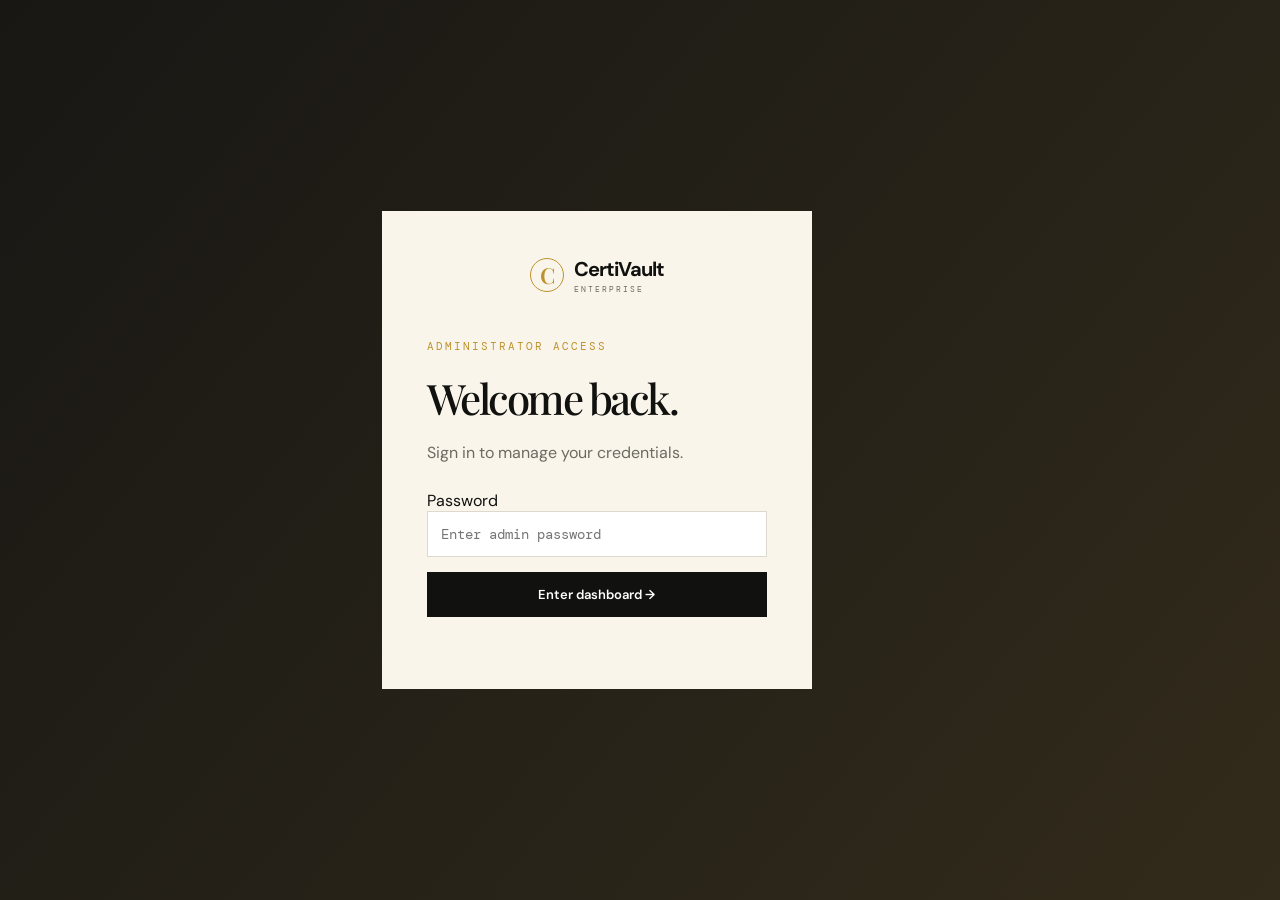
<file: admin.html>
<!doctype html><html lang="en"><head><meta charset="utf-8"><meta name="viewport" content="width=device-width,initial-scale=1"><title>Admin | CertiVault</title><link rel="stylesheet" href="assets/css/app.css"><script defer src="assets/js/app.js"></script></head><body class="admin-login"><main><div class="login-card"><a class="brand centered" href="index.html"><span class="brand-mark">C</span><span>CertiVault <small>ENTERPRISE</small></span></a><p class="eyebrow">ADMINISTRATOR ACCESS</p><h1>Welcome back.</h1><p>Sign in to manage your credentials.</p><form id="loginForm"><label>Password</label><input id="adminPassword" type="password" placeholder="Enter admin password" required><button class="button wide">Enter dashboard →</button></form></div></main></body></html>
</file>
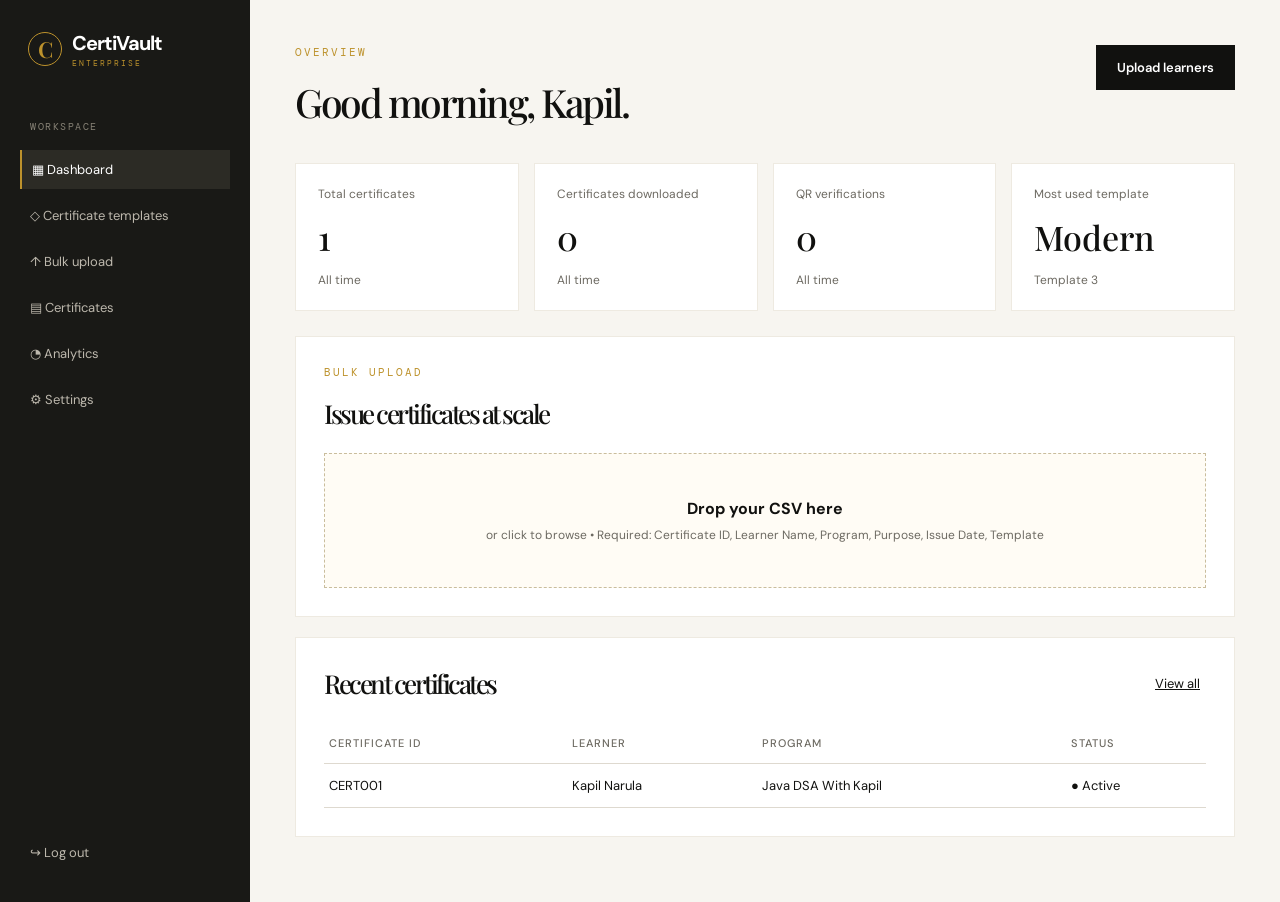
<file: dashboard.html>
<!doctype html><html lang="en"><head><meta charset="utf-8"><meta name="viewport" content="width=device-width,initial-scale=1"><title>Dashboard | CertiVault</title><link rel="stylesheet" href="assets/css/app.css"><script defer src="assets/js/app.js"></script></head><body class="dashboard"><aside><a class="brand" href="index.html"><span class="brand-mark">C</span><span>CertiVault <small>ENTERPRISE</small></span></a><p>WORKSPACE</p><a class="active" href="dashboard.html">▦ Dashboard</a><a href="templates.html">◇ Certificate templates</a><a href="#upload">↑ Bulk upload</a><a href="#certificates">▤ Certificates</a><a href="#analytics">◔ Analytics</a><a href="#settings">⚙ Settings</a><a href="index.html" class="logout">↪ Log out</a></aside><main><header><div><p class="eyebrow">OVERVIEW</p><h1>Good morning, Kapil.</h1></div><button class="button" id="openUpload">Upload learners</button></header><section class="metrics"><article><span>Total certificates</span><strong id="totalCerts">0</strong><small>All time</small></article><article><span>Certificates downloaded</span><strong id="downloads">0</strong><small>All time</small></article><article><span>QR verifications</span><strong id="verifications">0</strong><small>All time</small></article><article><span>Most used template</span><strong>Modern</strong><small>Template 3</small></article></section><section class="panel" id="upload"><div class="panel-head"><div><p class="eyebrow">BULK UPLOAD</p><h2>Issue certificates at scale</h2></div></div><div class="dropzone"><input id="csvInput" type="file" accept=".csv"><b>Drop your CSV here</b><span>or click to browse • Required: Certificate ID, Learner Name, Program, Purpose, Issue Date, Template</span></div><div id="uploadSummary"></div></section><section class="panel"><div class="panel-head"><h2>Recent certificates</h2><button class="link-button">View all</button></div><div id="recentTable"></div></section></main></body></html>
</file>
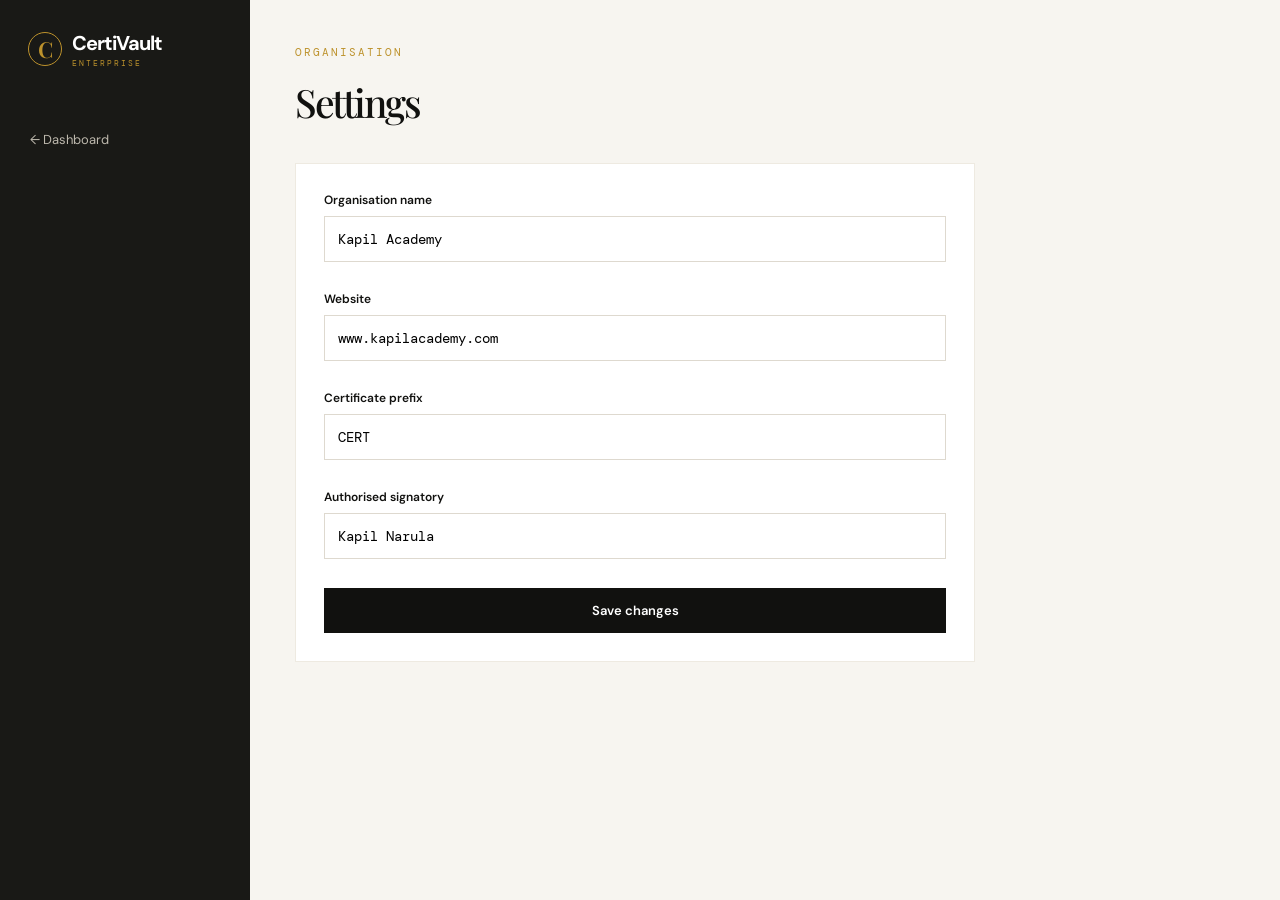
<file: settings.html>
<!doctype html><html lang="en"><head><meta charset="utf-8"><meta name="viewport" content="width=device-width,initial-scale=1"><title>Settings | CertiVault</title><link rel="stylesheet" href="assets/css/app.css"><script defer src="assets/js/app.js"></script></head><body class="dashboard"><aside><a class="brand" href="index.html"><span class="brand-mark">C</span><span>CertiVault <small>ENTERPRISE</small></span></a><a href="dashboard.html">← Dashboard</a></aside><main><header><div><p class="eyebrow">ORGANISATION</p><h1>Settings</h1></div></header><form class="panel settings"><label>Organisation name<input value="Kapil Academy"></label><label>Website<input value="www.kapilacademy.com"></label><label>Certificate prefix<input value="CERT"></label><label>Authorised signatory<input value="Kapil Narula"></label><button class="button" type="button">Save changes</button></form></main></body></html>
</file>
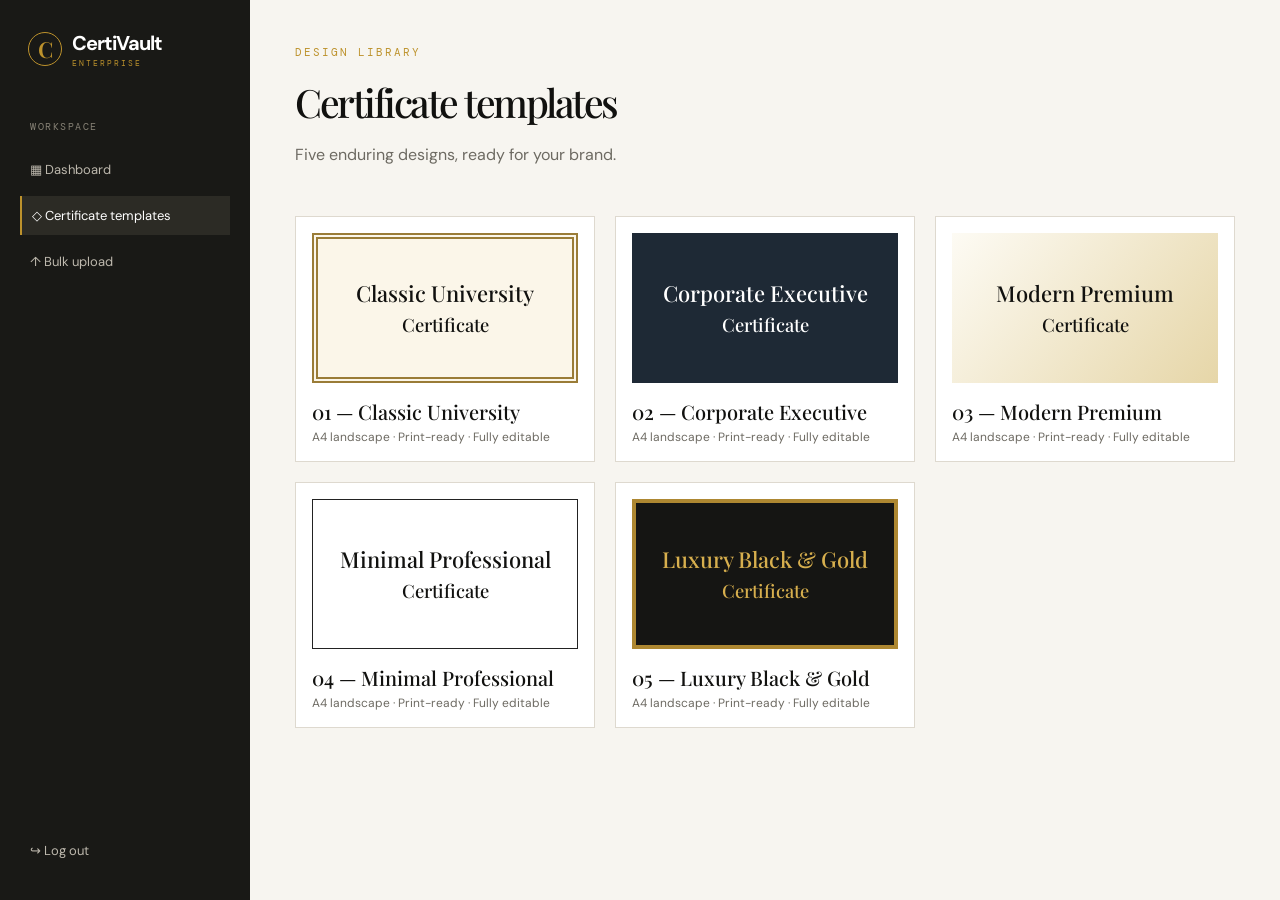
<file: templates.html>
<!doctype html><html lang="en"><head><meta charset="utf-8"><meta name="viewport" content="width=device-width,initial-scale=1"><title>Templates | CertiVault</title><link rel="stylesheet" href="assets/css/app.css"><script defer src="assets/js/app.js"></script></head><body class="dashboard"><aside><a class="brand" href="index.html"><span class="brand-mark">C</span><span>CertiVault <small>ENTERPRISE</small></span></a><p>WORKSPACE</p><a href="dashboard.html">▦ Dashboard</a><a class="active" href="templates.html">◇ Certificate templates</a><a href="dashboard.html#upload">↑ Bulk upload</a><a href="index.html" class="logout">↪ Log out</a></aside><main><header><div><p class="eyebrow">DESIGN LIBRARY</p><h1>Certificate templates</h1><p>Five enduring designs, ready for your brand.</p></div></header><section id="templatesGrid" class="template-grid"></section></main></body></html>
</file>
<file: assets/css/app.css>
@import url('https://fonts.googleapis.com/css2?family=DM+Mono:wght@400;500&family=DM+Sans:wght@400;500;600;700&family=Playfair+Display:ital,wght@0,500;0,600;1,500;1,600&display=swap');
:root{--ink:#11110f;--muted:#6d6a62;--gold:#bd922c;--cream:#f6f3ec;--line:#ded9cf;--white:#fff}*{box-sizing:border-box}body{margin:0;background:var(--cream);color:var(--ink);font:16px 'DM Sans',sans-serif}.site-header{height:82px;max-width:1280px;margin:auto;padding:0 40px;display:flex;align-items:center;justify-content:space-between}.brand{display:flex;align-items:center;gap:10px;color:var(--ink);text-decoration:none;font-size:20px;font-weight:700;letter-spacing:-1px}.brand small{display:block;font:8px 'DM Mono';letter-spacing:2px;color:var(--gold);margin-top:2px}.brand-mark{width:34px;height:34px;border:1px solid var(--gold);border-radius:50%;display:grid;place-items:center;color:var(--gold);font:600 22px 'Playfair Display'}.site-header nav{display:flex;align-items:center;gap:25px}.site-header nav a{color:var(--ink);text-decoration:none;font-size:14px}.button{display:inline-flex;justify-content:center;align-items:center;gap:15px;background:var(--ink);color:#fff!important;border:1px solid var(--ink);padding:13px 20px;text-decoration:none;font:600 13px 'DM Sans';cursor:pointer;transition:.2s}.button:hover{background:var(--gold);border-color:var(--gold)}.button.ghost{background:transparent;color:var(--ink)!important}.hero{max-width:1280px;margin:auto;min-height:540px;padding:75px 40px;display:grid;grid-template-columns:1.2fr .8fr;gap:80px;align-items:center}.eyebrow{color:var(--gold);letter-spacing:2px;font:11px 'DM Mono';margin:0 0 17px}.hero h1,h1,h2{letter-spacing:-2.5px;margin:0;font-weight:500}.hero h1{font:600 clamp(48px,6vw,82px)/.98 'Playfair Display'}.hero h1 em{color:var(--gold)}.lead{font-size:18px;line-height:1.6;color:var(--muted);max-width:470px;margin:28px 0}.hero-actions{display:flex;gap:24px;align-items:center}.text-link,.link-button{border:0;background:none;text-decoration:underline;cursor:pointer;color:var(--ink);font:13px 'DM Sans'}.hero-card{background:#171713;color:#f8f4eb;min-height:325px;padding:42px;position:relative;box-shadow:20px 22px 0 #dfd3b9}.hero-card p{font:10px 'DM Mono';letter-spacing:1.7px;color:#c29a40;margin:35px 0 15px}.hero-card strong{font:500 30px/1.25 'Playfair Display'}.hero-card span{color:#aaa69a;font-size:12px}.verified-dot{position:absolute;right:35px;border:1px solid var(--gold);color:var(--gold);border-radius:50%;width:32px;height:32px;display:grid;place-items:center}.card-rule{height:1px;background:#65583c;margin:40px 0 15px}.verify-section{background:#eae4d8;padding:90px max(40px,calc((100vw - 1200px)/2));display:grid;grid-template-columns:1fr 1fr;gap:90px;align-items:center}.verify-section h2{font:500 45px/1.05 'Playfair Display'}.verify-section>div>p:last-child{color:var(--muted);line-height:1.6;max-width:440px}.verify-box{background:#fff;padding:32px;box-shadow:0 10px 30px #0000000b}.verify-box label,.settings label{font-size:12px;font-weight:600;display:block;margin-bottom:9px}.input-row{display:flex}.input-row input,input{min-width:0;width:100%;border:1px solid var(--line);padding:13px;font:14px 'DM Mono';outline-color:var(--gold)}.input-row .button{padding:0 20px}.field-help{font-size:12px;color:var(--muted);margin:14px 0 0}.features{max-width:1200px;margin:auto;padding:90px 40px;display:grid;grid-template-columns:repeat(3,1fr);gap:55px}.features i{font:12px 'DM Mono';color:var(--gold)}.features h3{font:500 25px 'Playfair Display';margin:17px 0 10px}.features p{color:var(--muted);line-height:1.6;font-size:14px}footer{text-align:center;border-top:1px solid var(--line);padding:25px;color:var(--muted);font-size:12px}footer span{color:var(--gold);padding:0 10px}.inner-page{min-height:100vh}.result-main{max-width:980px;margin:65px auto;padding:0 35px}.loading-card,.result-card{background:#fff;padding:45px;box-shadow:0 10px 40px #332a180c}.result-card{display:grid;grid-template-columns:1fr auto;gap:30px}.result-card h1{font:500 44px 'Playfair Display'}.verified{color:#397854;font:12px 'DM Mono';letter-spacing:1px}.details{display:grid;grid-template-columns:repeat(2,1fr);gap:18px;margin:35px 0}.details div{border-top:1px solid var(--line);padding-top:8px}.details span{display:block;color:var(--muted);font-size:11px;text-transform:uppercase;letter-spacing:1px}.details b{font-weight:500}.template-picker{display:flex;gap:8px;flex-wrap:wrap}.template-picker button{background:transparent;border:1px solid var(--line);padding:9px;cursor:pointer}.template-picker button.selected{border-color:var(--gold);color:var(--gold)}.certificate{width:1120px;height:790px;padding:45px;position:fixed;left:-2000px;top:0;background:#fff9ea;text-align:center;color:#26201a}.certificate .cert-border{height:100%;border:7px double #b9933a;padding:60px}.certificate h1{font:600 66px 'Playfair Display';margin:25px}.certificate h2{font:500 43px 'Playfair Display'}.certificate p{font-size:22px}.cert-meta{display:flex;justify-content:space-between;margin-top:90px;font:14px 'DM Mono'}.admin-login{min-height:100vh;display:grid;place-items:center;background:linear-gradient(130deg,#181714,#322b1b)}.login-card{width:min(430px,calc(100% - 40px));background:#f9f5eb;padding:45px}.centered{justify-content:center;margin-bottom:45px}.login-card h1{font:500 42px 'Playfair Display'}.login-card>p:not(.eyebrow){color:var(--muted)}.login-card form{margin:27px 0}.login-card input{margin-bottom:15px}.wide{width:100%}.login-card small{color:var(--muted)}.dashboard{display:grid;grid-template-columns:250px 1fr;min-height:100vh;background:#f7f5f0}.dashboard aside{background:#191916;color:#e8e3d7;padding:30px 20px;display:flex;flex-direction:column;gap:7px}.dashboard aside .brand{color:white;margin:0 8px 45px}.dashboard aside p{font:10px 'DM Mono';color:#878276;letter-spacing:1.5px;margin:0 10px 10px}.dashboard aside>a:not(.brand){color:#bdb8ad;text-decoration:none;padding:11px 10px;font-size:13px}.dashboard aside>a.active{color:#fff;background:#2c2b25;border-left:2px solid var(--gold)}.dashboard .logout{margin-top:auto}.dashboard main{padding:45px;max-width:1400px;width:100%}.dashboard main>header{display:flex;justify-content:space-between;align-items:start;margin-bottom:35px}.dashboard h1{font:500 39px 'Playfair Display'}.dashboard main>header p:last-child{color:var(--muted)}.metrics{display:grid;grid-template-columns:repeat(4,1fr);gap:15px;margin-bottom:25px}.metrics article,.panel{background:#fff;border:1px solid #eeeae1}.metrics article{padding:22px}.metrics span,.metrics small{display:block;color:var(--muted);font-size:12px}.metrics strong{display:block;font:500 34px 'Playfair Display';margin:12px 0}.panel{padding:28px;margin-bottom:20px}.panel-head{display:flex;justify-content:space-between;align-items:center;margin-bottom:22px}.panel h2{font:500 26px 'Playfair Display'}.dropzone{border:1px dashed #c9bd9d;min-height:135px;position:relative;display:grid;place-content:center;text-align:center;gap:8px;background:#fffcf5}.dropzone input{position:absolute;inset:0;opacity:0;cursor:pointer}.dropzone span{color:var(--muted);font-size:12px}.upload-summary{margin-top:15px;padding:14px;background:#eaf4ed;color:#28633f;font-size:13px}.data-table{width:100%;border-collapse:collapse;font-size:13px}.data-table th{text-align:left;color:var(--muted);font-weight:500;font-size:11px;text-transform:uppercase;letter-spacing:1px}.data-table th,.data-table td{padding:13px 5px;border-bottom:1px solid var(--line)}.template-grid{display:grid;grid-template-columns:repeat(auto-fit,minmax(250px,1fr));gap:20px}.template-card{background:#fff;padding:16px;border:1px solid var(--line)}.template-preview{height:150px;display:grid;place-items:center;text-align:center;padding:20px}.template-preview strong{font:500 22px 'Playfair Display'}.t1{background:#fbf6e9;border:6px double #9a7c37}.t2{background:#1e2935;color:white}.t3{background:linear-gradient(130deg,#fdfbf4,#e6d6a8)}.t4{background:white;border:1px solid #222}.t5{background:#151513;color:#d7af4e;border:4px solid #ad8731}.template-card h3{margin:15px 0 4px;font:500 20px 'Playfair Display'}.template-card p{font-size:12px;color:var(--muted);margin:0}.settings{max-width:680px;display:grid;gap:20px}.settings input{margin-top:8px}
@media(max-width:760px){.site-header{padding:0 20px}.site-header nav a:not(.button){display:none}.hero,.verify-section{grid-template-columns:1fr;padding:55px 25px;gap:45px}.hero-card{min-height:260px}.features{grid-template-columns:1fr;padding:55px 25px;gap:20px}.result-card{grid-template-columns:1fr}.details,.metrics{grid-template-columns:1fr 1fr}.dashboard{grid-template-columns:1fr}.dashboard aside{display:none}.dashboard main{padding:28px 18px}.dashboard main>header{gap:15px}.dashboard h1{font-size:31px}.metrics{gap:9px}.metrics article{padding:14px}.metrics strong{font-size:26px}.template-grid{grid-template-columns:1fr}.result-main{margin:35px auto;padding:0 15px}.result-card{padding:25px}.result-card h1{font-size:34px}}
.certificate{padding:38px;overflow:hidden}.certificate h1{font:600 60px/1.05 'Playfair Display';margin:20px}.certificate h2{font:500 44px 'Playfair Display';margin:15px}.certificate h3{font:600 25px 'DM Sans';margin:12px}.certificate p{font-size:18px}.certificate .cert-intro{margin:25px 0 7px}.cert-meta{margin-top:55px;font-size:13px}.cert-template-1{background:#fffaf0;padding:46px}.cert-template-1 .cert-border{border:8px double #92712c;padding:44px}.university-crest{margin:auto;border:2px solid #92712c;border-radius:50%;height:48px;width:48px;display:grid;place-items:center;font:600 28px 'Playfair Display';color:#92712c}.cert-template-1 h1{color:#442f16}.cert-template-1 h2{color:#92712c;border-bottom:1px solid #c6ac70;display:inline-block;padding:0 35px 9px}.cert-template-1 .cert-meta{margin-top:38px}.cert-template-2{padding:0;background:#f7f8f6;color:#1d2c39;text-align:left}.exec-top{height:100px;background:#172a3a;color:#fff;padding:30px 55px;display:flex;justify-content:space-between;align-items:center;letter-spacing:1px}.exec-top span{font:12px 'DM Mono';color:#caa746}.exec-content{padding:55px 105px 0}.cert-template-2 h1{font:600 66px 'DM Sans';letter-spacing:-4px;margin:12px 0}.cert-template-2 h2{font-size:48px;margin:8px 0}.cert-template-2 .gold-line{width:210px;height:5px;background:#caa746;margin:22px 0}.cert-template-2 .cert-meta{border-top:1px solid #ccd1d1;margin:35px 55px 0;padding-top:22px}.cert-template-3{background:#f7f4ed;color:#182b3a;text-align:left}.premium-content{position:relative;padding:80px 100px;z-index:1}.cert-template-3 h1{font-size:65px;margin:8px 0 25px}.cert-template-3 h1 em{color:#b98e27}.cert-template-3 h2{margin-left:0;color:#bd922c;font-size:54px}.cert-template-3 .cert-meta{position:absolute;bottom:50px;left:100px;right:100px}.premium-orb{position:absolute;border-radius:50%;background:#d7b963;opacity:.35}.orb-one{width:420px;height:420px;right:-130px;top:-170px}.orb-two{width:230px;height:230px;right:170px;bottom:-160px;background:#b5cbd0}.cert-template-4{background:#fff;padding:70px 95px;text-align:left;border-left:18px solid #1b1b19}.minimal-content{position:relative}.minimal-number{position:absolute;right:0;top:-65px;color:#e9e6df;font:100px 'DM Sans'!important;letter-spacing:-8px}.cert-template-4 h1{font:600 64px 'DM Sans';margin:13px 0}.cert-template-4 h2{font-size:48px;margin-left:0}.minimal-line{height:2px;background:#222;width:100%;margin:32px 0}.cert-template-4 .cert-meta{border-top:1px solid #222;padding-top:16px;margin-top:80px}.cert-template-5{background:#141411;color:#d9b65a;padding:30px}.luxury-frame{height:100%;border:2px solid #b89131;outline:1px solid #6f5722;outline-offset:-10px;padding:54px}.cert-template-5 .eyebrow{color:#d9b65a}.luxury-star{font-size:36px;margin:4px}.cert-template-5 h1{font-size:58px;color:#f5e3a5}.cert-template-5 h2{font-size:52px;color:#d9b65a}.cert-template-5 h3{font-family:'Playfair Display';font-size:29px;color:#f5e3a5}.cert-template-5 .cert-meta{border-top:1px solid #725b26;padding-top:17px;margin-top:45px}
</file>
